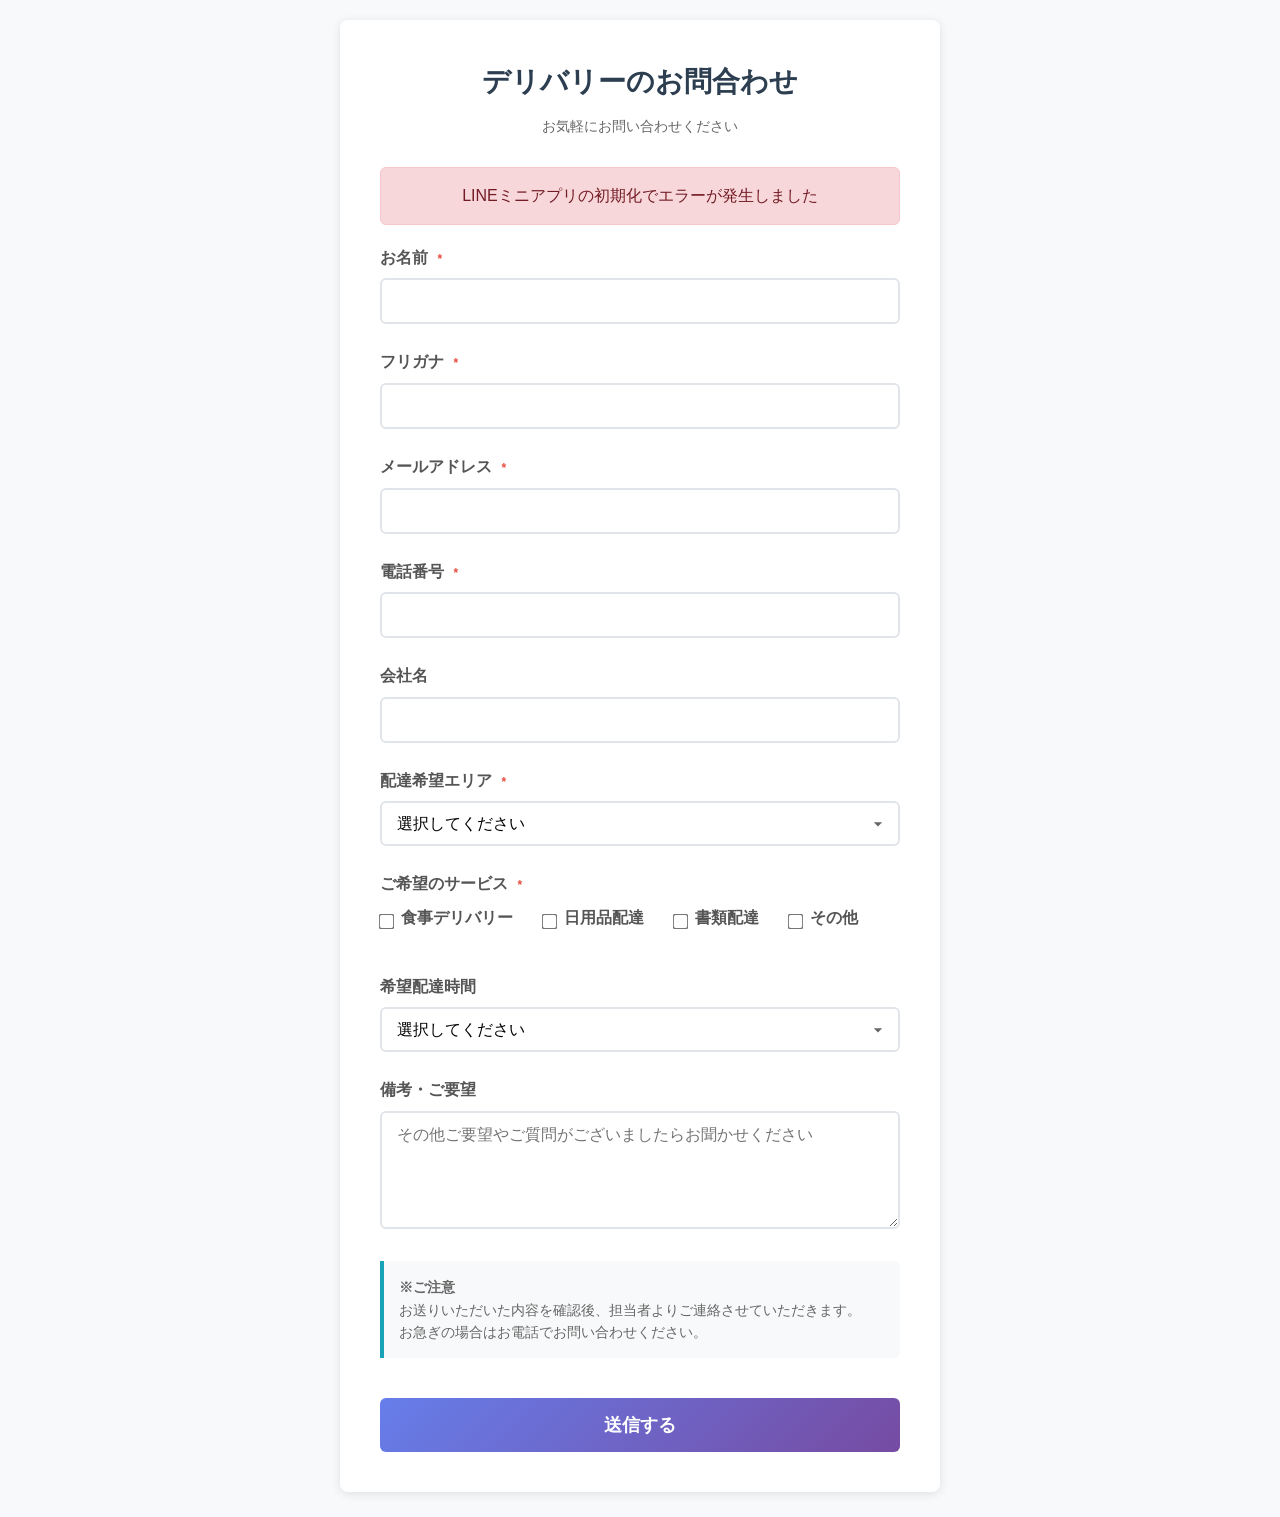
<file: index.html>
<!DOCTYPE html>
<html lang="ja">

<head>
    <meta charset="UTF-8">
    <meta name="viewport" content="width=device-width, initial-scale=1.0">
    <title>デリバリーのお問合わせ</title>
    <link rel="stylesheet" href="/style.css" />
    <script src="/script.js"></script>
    <script src="https://static.line-scdn.net/liff/edge/2/sdk.js"></script>
</head>

<body>
    <div class="container">
        <h1>デリバリーのお問合わせ</h1>
        <p class="subtitle">お気軽にお問い合わせください</p>

        <div id="message" class="message"></div>

        <form id="deliveryForm" novalidate>
            <!-- お名前 -->
            <div class="form-group">
                <label for="name">お名前 <span class="required">*</span></label>
                <input type="text" id="name" name="name" required>
            </div>

            <!-- フリガナ -->
            <div class="form-group">
                <label for="furigana">フリガナ <span class="required">*</span></label>
                <input type="text" id="furigana" name="furigana" required>
            </div>

            <!-- メールアドレス -->
            <div class="form-group">
                <label for="email">メールアドレス <span class="required">*</span></label>
                <input type="email" id="email" name="email" required>
            </div>

            <!-- 電話番号 -->
            <div class="form-group">
                <label for="phone">電話番号 <span class="required">*</span></label>
                <input type="tel" id="phone" name="phone" required>
            </div>

            <!-- 会社名 -->
            <div class="form-group">
                <label for="company">会社名</label>
                <input type="text" id="company" name="company">
            </div>

            <!-- 配達希望エリア -->
            <div class="form-group">
                <label for="area">配達希望エリア <span class="required">*</span></label>
                <select id="area" name="area" required>
                    <option value="">選択してください</option>
                    <option value="東京都23区内">東京都23区内</option>
                    <option value="東京都市部">東京都市部</option>
                    <option value="神奈川県">神奈川県</option>
                    <option value="埼玉県">埼玉県</option>
                    <option value="千葉県">千葉県</option>
                    <option value="その他">その他</option>
                </select>
            </div>

            <!-- サービス内容 -->
            <div class="form-group">
                <label>ご希望のサービス <span class="required">*</span></label>
                <div class="checkbox-group">
                    <div class="checkbox-item">
                        <input type="checkbox" id="service1" name="services" value="食事デリバリー">
                        <label for="service1">食事デリバリー</label>
                    </div>
                    <div class="checkbox-item">
                        <input type="checkbox" id="service2" name="services" value="日用品配達">
                        <label for="service2">日用品配達</label>
                    </div>
                    <div class="checkbox-item">
                        <input type="checkbox" id="service3" name="services" value="書類配達">
                        <label for="service3">書類配達</label>
                    </div>
                    <div class="checkbox-item">
                        <input type="checkbox" id="service4" name="services" value="その他">
                        <label for="service4">その他</label>
                    </div>
                </div>
            </div>

            <!-- 希望配達時間 -->
            <div class="form-group">
                <label for="time">希望配達時間</label>
                <select id="time" name="time">
                    <option value="">選択してください</option>
                    <option value="9:00-12:00">9:00-12:00</option>
                    <option value="12:00-15:00">12:00-15:00</option>
                    <option value="15:00-18:00">15:00-18:00</option>
                    <option value="18:00-21:00">18:00-21:00</option>
                    <option value="時間指定なし">時間指定なし</option>
                </select>
            </div>

            <!-- 備考・ご要望 -->
            <div class="form-group">
                <label for="remarks">備考・ご要望</label>
                <textarea id="remarks" name="message" rows="5" placeholder="その他ご要望やご質問がございましたらお聞かせください"></textarea>
            </div>

            <div class="note">
                <strong>※ご注意</strong><br>
                お送りいただいた内容を確認後、担当者よりご連絡させていただきます。<br>
                お急ぎの場合はお電話でお問い合わせください。
            </div>

            <button type="submit" class="submit-button">
                <span class="button-text">送信する</span>
            </button>
        </form>
    </div>
</body>

</html>
</file>
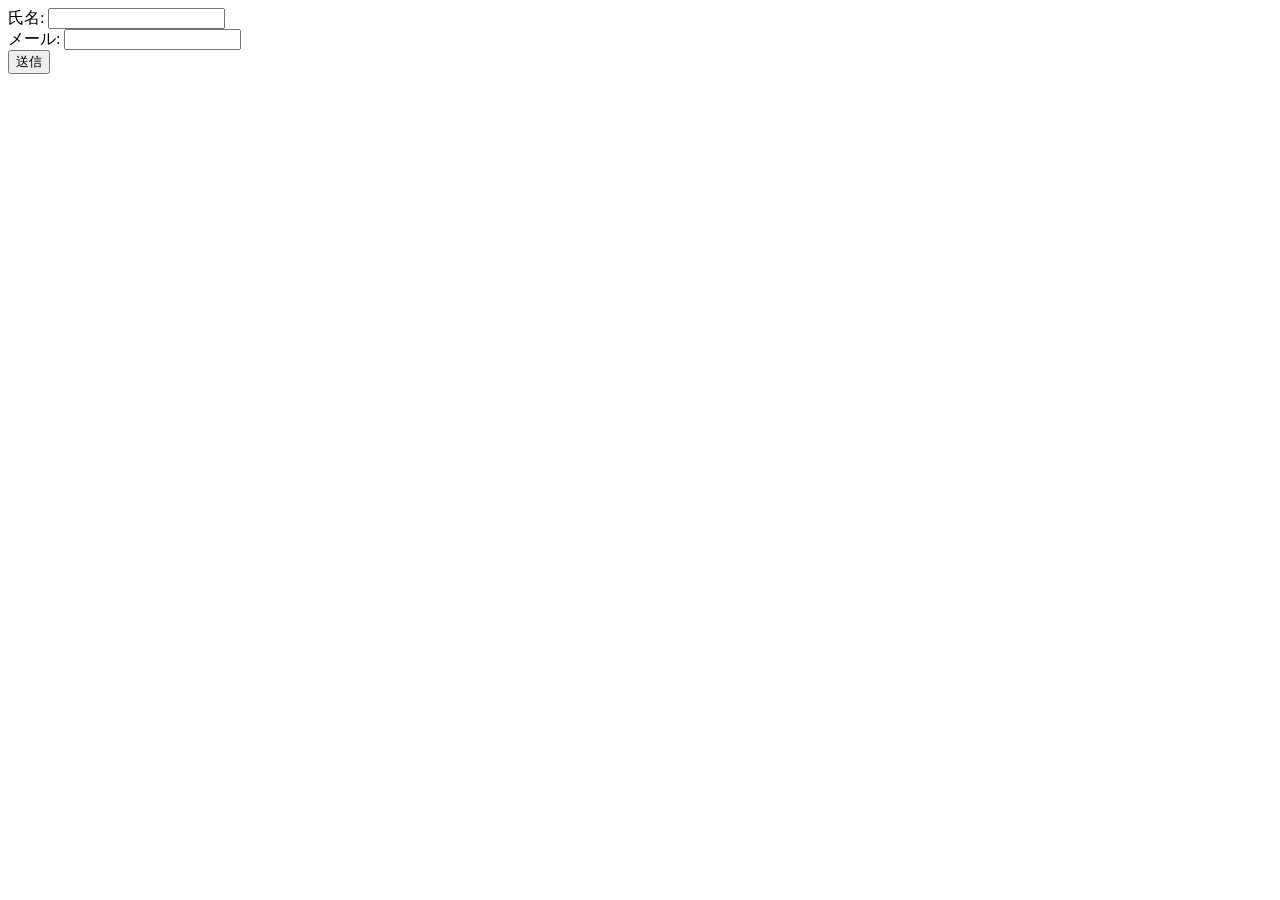
<file: main.html>
<!DOCTYPE html>
<html>

<head>
    <meta charset="utf-8">
    <title>個人情報入力フォーム</title>
    <script charset="utf-8" src="https://static.line-scdn.net/liff/edge/2/sdk.js"></script>
</head>

<body>
    <form id="userForm">
        <label>氏名: <input type="text" name="name" required></label><br>
        <label>メール: <input type="email" name="email" required></label><br>
        <button type="submit">送信</button>
    </form>

    <script>
        async function main() {
            await liff.init({ liffId: "YOUR_LIFF_ID" });
            const profile = await liff.getProfile();
            console.log("LINEユーザー名:", profile.displayName);
        }

        document.getElementById('userForm').addEventListener('submit', async (e) => {
            e.preventDefault();
            const data = new FormData(e.target);
            await fetch('/save', { method: 'POST', body: data });
            alert('送信しました');
        });

        main();
    </script>
</body>

</html>
</file>
<file: style.css>
* {
    margin: 0;
    padding: 0;
    box-sizing: border-box;
}

body {
    font-family: 'Hiragino Sans', 'ヒラギノ角ゴシック', 'Yu Gothic', '游ゴシック', 'Meiryo', 'メイリオ', sans-serif;
    line-height: 1.6;
    color: #333;
    background-color: #f8f9fa;
    padding: 20px;
}

.container {
    max-width: 600px;
    margin: 0 auto;
    background-color: white;
    padding: 40px;
    border-radius: 8px;
    box-shadow: 0 2px 10px rgba(0, 0, 0, 0.1);
}

h1 {
    text-align: center;
    font-size: 28px;
    margin-bottom: 10px;
    color: #2c3e50;
}

.subtitle {
    text-align: center;
    color: #666;
    margin-bottom: 30px;
    font-size: 14px;
}

.form-group {
    margin-bottom: 25px;
}

label {
    display: block;
    margin-bottom: 8px;
    font-weight: 600;
    color: #555;
}

.required {
    color: #e74c3c;
    font-size: 12px;
    margin-left: 5px;
}

input[type="text"],
input[type="email"],
input[type="tel"],
select,
textarea {
    width: 100%;
    padding: 12px 15px;
    border: 2px solid #e1e5e9;
    border-radius: 6px;
    font-size: 16px;
    transition: border-color 0.3s ease;
    background-color: #fff;
}

input:focus,
select:focus,
textarea:focus {
    outline: none;
    border-color: #3498db;
    box-shadow: 0 0 0 3px rgba(52, 152, 219, 0.1);
}

select {
    cursor: pointer;
    appearance: none;
    background-image: url('data:image/svg+xml;utf8,<svg fill="%23666" height="24" viewBox="0 0 24 24" width="24" xmlns="http://www.w3.org/2000/svg"><path d="M7 10l5 5 5-5z"/></svg>');
    background-repeat: no-repeat;
    background-position: right 10px center;
    background-size: 20px;
    padding-right: 40px;
}

textarea {
    resize: vertical;
    min-height: 100px;
}

.checkbox-group {
    display: flex;
    flex-wrap: wrap;
    gap: 10px;
}

.checkbox-item {
    display: flex;
    align-items: center;
    margin-right: 20px;
    margin-bottom: 10px;
}

input[type="checkbox"] {
    margin-right: 8px;
    transform: scale(1.2);
}

.submit-button {
    width: 100%;
    background: linear-gradient(135deg, #667eea 0%, #764ba2 100%);
    color: white;
    padding: 15px 30px;
    border: none;
    border-radius: 6px;
    font-size: 18px;
    font-weight: 600;
    cursor: pointer;
    transition: all 0.3s ease;
    margin-top: 20px;
}

.submit-button:hover {
    transform: translateY(-2px);
    box-shadow: 0 5px 15px rgba(102, 126, 234, 0.4);
}

.submit-button:disabled {
    background: #95a5a6;
    cursor: not-allowed;
    transform: none;
    box-shadow: none;
}

.message {
    padding: 15px;
    margin: 20px 0;
    border-radius: 6px;
    display: none;
    text-align: center;
}

.message.success {
    background-color: #d4edda;
    color: #155724;
    border: 1px solid #c3e6cb;
}

.message.error {
    background-color: #f8d7da;
    color: #721c24;
    border: 1px solid #f5c6cb;
}

.loading {
    display: inline-block;
    width: 20px;
    height: 20px;
    border: 3px solid #ffffff;
    border-radius: 50%;
    border-top-color: transparent;
    animation: spin 1s ease-in-out infinite;
    margin-right: 10px;
}

@keyframes spin {
    to {
        transform: rotate(360deg);
    }
}

.note {
    background-color: #f8f9fa;
    border-left: 4px solid #17a2b8;
    padding: 15px;
    margin: 20px 0;
    border-radius: 0 6px 6px 0;
    font-size: 14px;
    color: #666;
}

@media (max-width: 768px) {
    .container {
        margin: 10px;
        padding: 20px;
    }

    h1 {
        font-size: 24px;
    }

    .checkbox-item {
        margin-right: 15px;
    }
}
</file>
